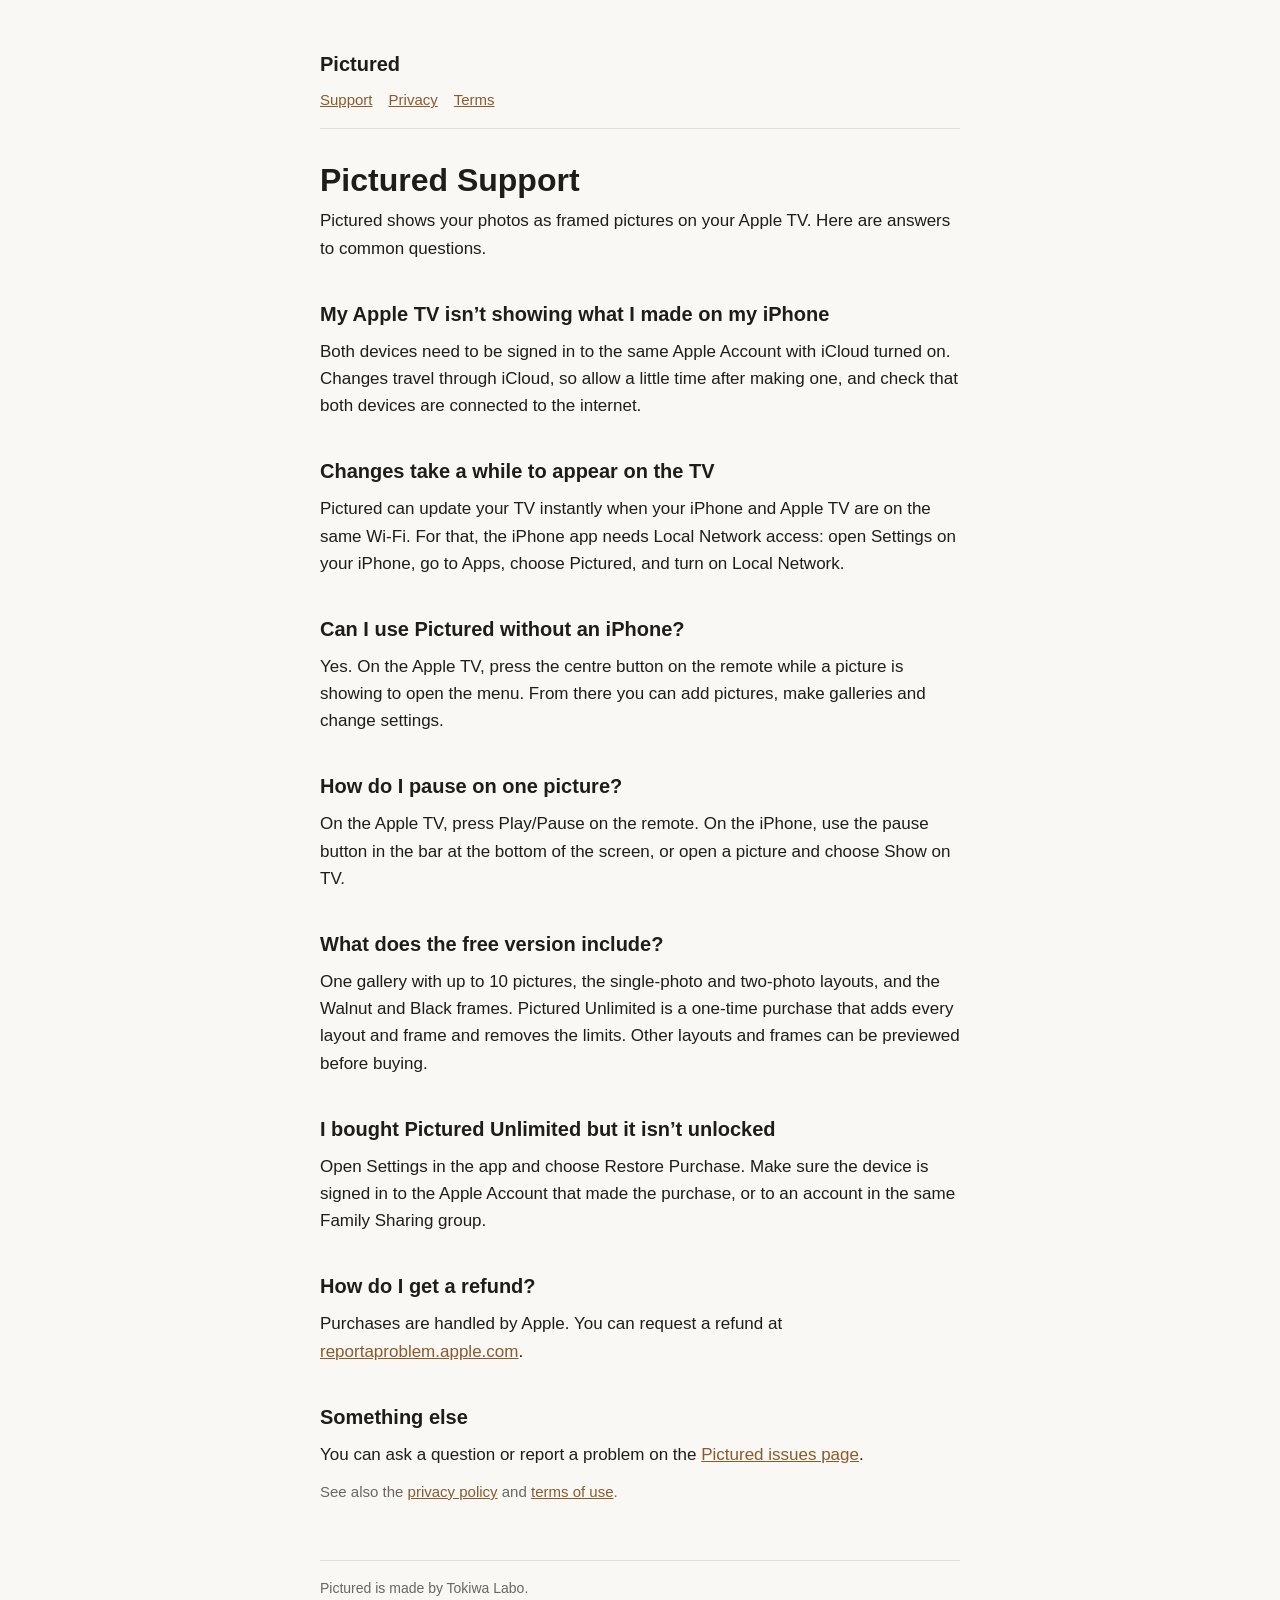
<file: index.html>
<!doctype html>
<html lang="en">
<head>
<meta charset="utf-8">
<meta name="viewport" content="width=device-width, initial-scale=1">
<title>Pictured Support</title>
<link rel="stylesheet" href="style.css">
</head>
<body>
<main>
<header><a class="brand" href="./">Pictured</a><nav><a href="./">Support</a><a href="privacy">Privacy</a><a href="terms">Terms</a></nav></header>
<h1>Pictured Support</h1>
<p>Pictured shows your photos as framed pictures on your Apple TV. Here are answers to common questions.</p>
<h2>My Apple TV isn’t showing what I made on my iPhone</h2>
<p>Both devices need to be signed in to the same Apple Account with iCloud turned on. Changes travel through iCloud, so allow a little time after making one, and check that both devices are connected to the internet.</p>
<h2>Changes take a while to appear on the TV</h2>
<p>Pictured can update your TV instantly when your iPhone and Apple TV are on the same Wi-Fi. For that, the iPhone app needs Local Network access: open Settings on your iPhone, go to Apps, choose Pictured, and turn on Local Network.</p>
<h2>Can I use Pictured without an iPhone?</h2>
<p>Yes. On the Apple TV, press the centre button on the remote while a picture is showing to open the menu. From there you can add pictures, make galleries and change settings.</p>
<h2>How do I pause on one picture?</h2>
<p>On the Apple TV, press Play/Pause on the remote. On the iPhone, use the pause button in the bar at the bottom of the screen, or open a picture and choose Show on TV.</p>
<h2>What does the free version include?</h2>
<p>One gallery with up to 10 pictures, the single-photo and two-photo layouts, and the Walnut and Black frames. Pictured Unlimited is a one-time purchase that adds every layout and frame and removes the limits. Other layouts and frames can be previewed before buying.</p>
<h2>I bought Pictured Unlimited but it isn’t unlocked</h2>
<p>Open Settings in the app and choose Restore Purchase. Make sure the device is signed in to the Apple Account that made the purchase, or to an account in the same Family Sharing group.</p>
<h2>How do I get a refund?</h2>
<p>Purchases are handled by Apple. You can request a refund at <a href="https://reportaproblem.apple.com">reportaproblem.apple.com</a>.</p>
<h2>Something else</h2>
<p>You can ask a question or report a problem on the <a href="https://github.com/tokiwa-labo/pictured/issues">Pictured issues page</a>.</p>
<p class="muted">See also the <a href="privacy">privacy policy</a> and <a href="terms">terms of use</a>.</p>
<footer>Pictured is made by Tokiwa Labo.</footer>
</main>
</body>
</html>
</file>
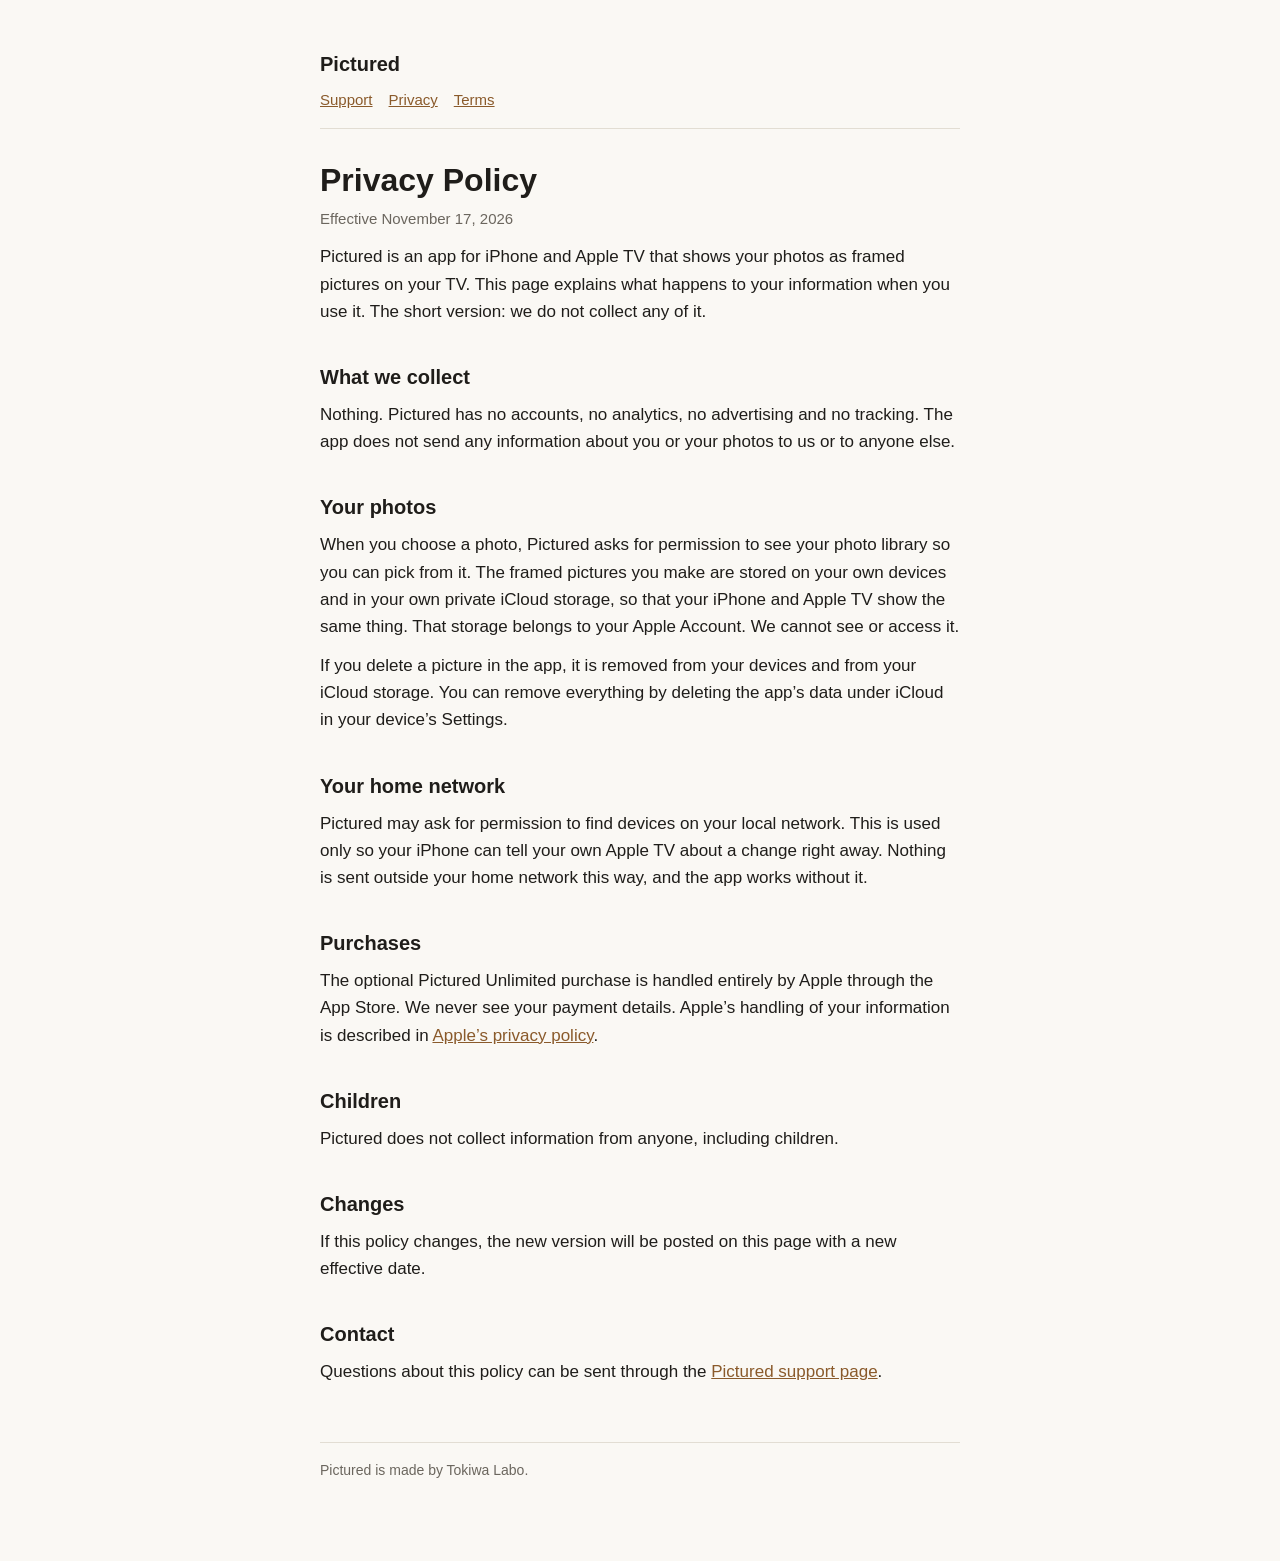
<file: privacy.html>
<!doctype html>
<html lang="en">
<head>
<meta charset="utf-8">
<meta name="viewport" content="width=device-width, initial-scale=1">
<title>Privacy Policy – Pictured</title>
<link rel="stylesheet" href="style.css">
</head>
<body>
<main>
<header><a class="brand" href="./">Pictured</a><nav><a href="./">Support</a><a href="privacy">Privacy</a><a href="terms">Terms</a></nav></header>
<h1>Privacy Policy</h1>
<p class="muted">Effective November 17, 2026</p>
<p>Pictured is an app for iPhone and Apple TV that shows your photos as framed pictures on your TV. This page explains what happens to your information when you use it. The short version: we do not collect any of it.</p>
<h2>What we collect</h2>
<p>Nothing. Pictured has no accounts, no analytics, no advertising and no tracking. The app does not send any information about you or your photos to us or to anyone else.</p>
<h2>Your photos</h2>
<p>When you choose a photo, Pictured asks for permission to see your photo library so you can pick from it. The framed pictures you make are stored on your own devices and in your own private iCloud storage, so that your iPhone and Apple TV show the same thing. That storage belongs to your Apple Account. We cannot see or access it.</p>
<p>If you delete a picture in the app, it is removed from your devices and from your iCloud storage. You can remove everything by deleting the app’s data under iCloud in your device’s Settings.</p>
<h2>Your home network</h2>
<p>Pictured may ask for permission to find devices on your local network. This is used only so your iPhone can tell your own Apple TV about a change right away. Nothing is sent outside your home network this way, and the app works without it.</p>
<h2>Purchases</h2>
<p>The optional Pictured Unlimited purchase is handled entirely by Apple through the App Store. We never see your payment details. Apple’s handling of your information is described in <a href="https://www.apple.com/legal/privacy/">Apple’s privacy policy</a>.</p>
<h2>Children</h2>
<p>Pictured does not collect information from anyone, including children.</p>
<h2>Changes</h2>
<p>If this policy changes, the new version will be posted on this page with a new effective date.</p>
<h2>Contact</h2>
<p>Questions about this policy can be sent through the <a href="https://github.com/tokiwa-labo/pictured/issues">Pictured support page</a>.</p>
<footer>Pictured is made by Tokiwa Labo.</footer>
</main>
</body>
</html>
</file>
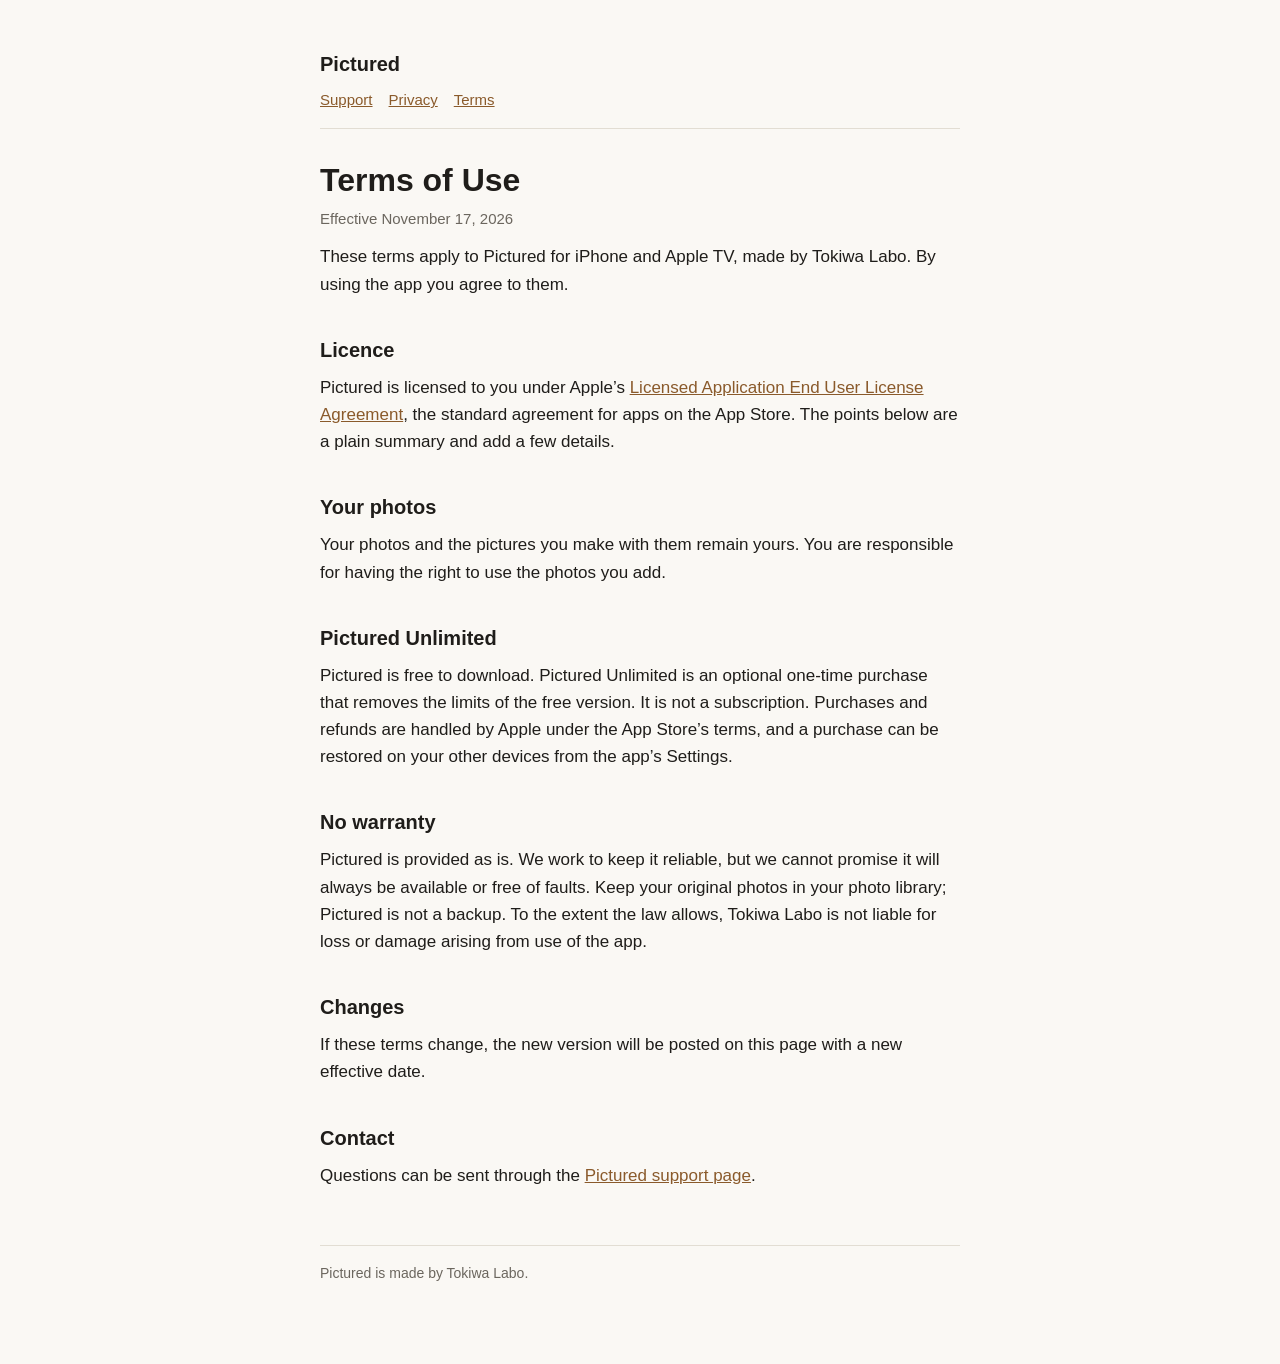
<file: terms.html>
<!doctype html>
<html lang="en">
<head>
<meta charset="utf-8">
<meta name="viewport" content="width=device-width, initial-scale=1">
<title>Terms of Use – Pictured</title>
<link rel="stylesheet" href="style.css">
</head>
<body>
<main>
<header><a class="brand" href="./">Pictured</a><nav><a href="./">Support</a><a href="privacy">Privacy</a><a href="terms">Terms</a></nav></header>
<h1>Terms of Use</h1>
<p class="muted">Effective November 17, 2026</p>
<p>These terms apply to Pictured for iPhone and Apple TV, made by Tokiwa Labo. By using the app you agree to them.</p>
<h2>Licence</h2>
<p>Pictured is licensed to you under Apple’s <a href="https://www.apple.com/legal/internet-services/itunes/dev/stdeula/">Licensed Application End User License Agreement</a>, the standard agreement for apps on the App Store. The points below are a plain summary and add a few details.</p>
<h2>Your photos</h2>
<p>Your photos and the pictures you make with them remain yours. You are responsible for having the right to use the photos you add.</p>
<h2>Pictured Unlimited</h2>
<p>Pictured is free to download. Pictured Unlimited is an optional one-time purchase that removes the limits of the free version. It is not a subscription. Purchases and refunds are handled by Apple under the App Store’s terms, and a purchase can be restored on your other devices from the app’s Settings.</p>
<h2>No warranty</h2>
<p>Pictured is provided as is. We work to keep it reliable, but we cannot promise it will always be available or free of faults. Keep your original photos in your photo library; Pictured is not a backup. To the extent the law allows, Tokiwa Labo is not liable for loss or damage arising from use of the app.</p>
<h2>Changes</h2>
<p>If these terms change, the new version will be posted on this page with a new effective date.</p>
<h2>Contact</h2>
<p>Questions can be sent through the <a href="https://github.com/tokiwa-labo/pictured/issues">Pictured support page</a>.</p>
<footer>Pictured is made by Tokiwa Labo.</footer>
</main>
</body>
</html>
</file>
<file: style.css>
:root { --bg:#faf8f4; --fg:#1f1d1a; --muted:#6b665e; --line:#e2ddd3; --link:#8a5a2b; }
@media (prefers-color-scheme: dark) { :root { --bg:#171614; --fg:#ece8e0; --muted:#a39d92; --line:#34312c; --link:#d9a86c; } }
* { box-sizing: border-box; }
body { margin:0; background:var(--bg); color:var(--fg); font:17px/1.6 -apple-system, BlinkMacSystemFont, "Segoe UI", Helvetica, Arial, sans-serif; }
main { max-width: 680px; margin: 0 auto; padding: 48px 20px 80px; }
header { border-bottom:1px solid var(--line); padding-bottom:16px; margin-bottom:32px; }
header a.brand { font-weight:700; font-size:20px; color:var(--fg); text-decoration:none; }
nav { margin-top:8px; font-size:15px; }
nav a { margin-right:16px; }
a { color:var(--link); }
h1 { font-size:32px; line-height:1.2; margin:0 0 8px; }
h2 { font-size:20px; margin:36px 0 8px; }
p, li { margin: 0 0 12px; }
.muted { color:var(--muted); font-size:15px; }
footer { margin-top:56px; padding-top:16px; border-top:1px solid var(--line); color:var(--muted); font-size:14px; }
</file>
